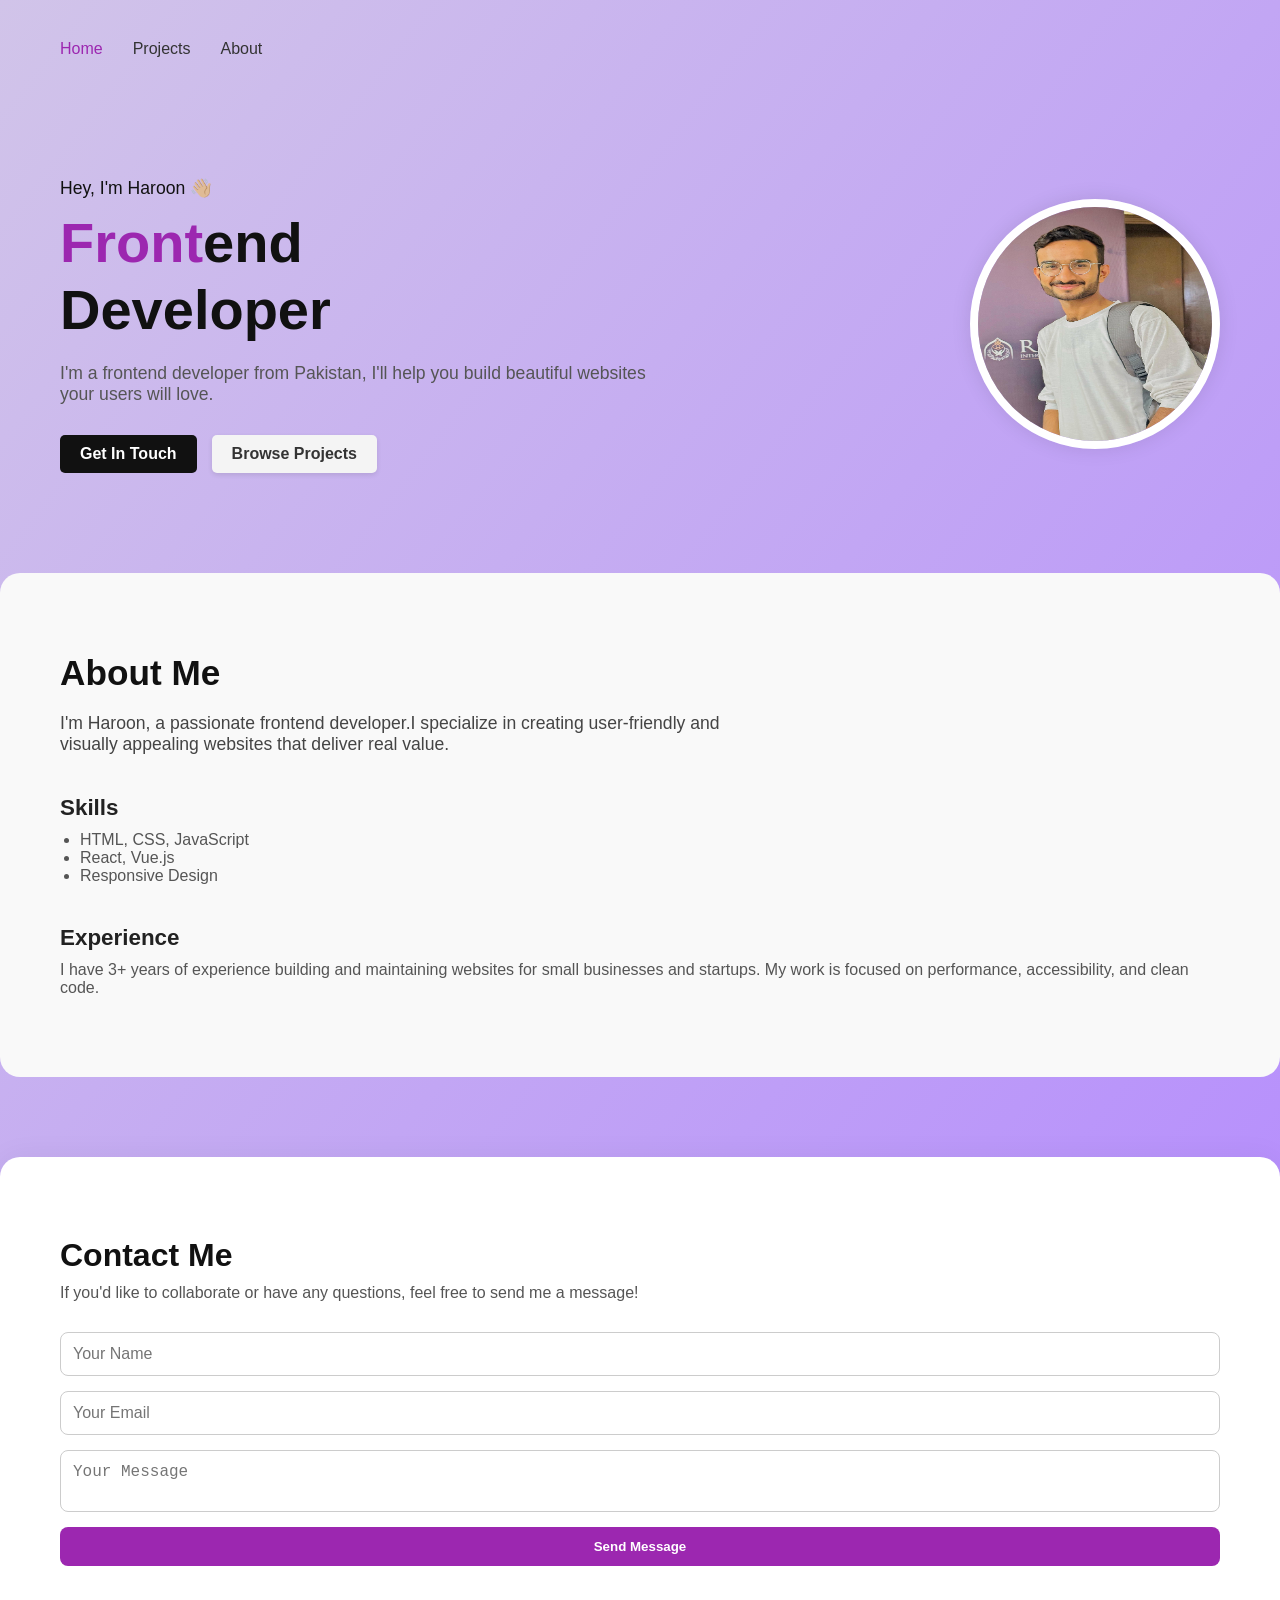
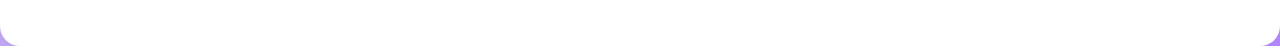
<file: index.html>
<!DOCTYPE html>
<html lang="en">

<head>
  <meta charset="UTF-8" />
  <meta name="viewport" content="width=device-width, initial-scale=1.0" />
  <title>Porfolio- Frontend Developer</title>
  <link rel="stylesheet" href="style.css" />
</head>

<body>
  <header>
    <div class="container">

      <nav>
        <ul>
          <li><a href="#" class="active">Home</a></li>
          <li><a href="./main.html">Projects</a></li>
          <li><a href="#about">About</a></li>

        </ul>
      </nav>
    </div>
  </header>

  <main>
    <div class="container main-content">
      <div class="text-content">
        <p class="intro">Hey, I'm Haroon 👋🏼</p>
        <h1><span class="highlight">Front</span>end <br />Developer</h1>
        <p class="description">
          I'm a frontend developer from Pakistan, I'll help you build beautiful websites your users will love.
        </p>
        <div class="buttons">
          <a href="#contact" class="btn primary">Get In Touch</a>

          <a href="#" class="btn secondary">Browse Projects</a>
        </div>
      </div>
      <div class="image-content">
        <img src="profile.jpg" alt=" Profile" />
      </div>
    </div>
  </main>
  <section id="about" class="about-section">
    <div class="container">
      <h2>About Me</h2>
      <p class="about-intro">
        I'm Haroon, a passionate frontend developer.I specialize in creating
        user-friendly and visually appealing websites that deliver real value.
      </p>
      <div class="about-details">
        <div>
          <h3>Skills</h3>
          <ul>
            <li>HTML, CSS, JavaScript</li>
            <li>React, Vue.js</li>
            <li>Responsive Design</li>
          </ul>
        </div>
        <div>
          <h3>Experience</h3>
          <p>
            I have 3+ years of experience building and maintaining websites for small businesses
            and startups. My work is focused on performance, accessibility, and clean code.
          </p>
        </div>
      </div>
    </div>
  </section>

  <section id="contact" class="contact-section">
    <div class="container">
      <h2>Contact Me</h2>
      <p>If you'd like to collaborate or have any questions, feel free to send me a message!</p>
      <form>
        <input type="text" placeholder="Your Name" required />
        <input type="email" placeholder="Your Email" required />
        <textarea placeholder="Your Message" required></textarea>
        <button type="submit">Send Message</button>
      </form>
    </div>
  </section>

</body>

</html>
</file>
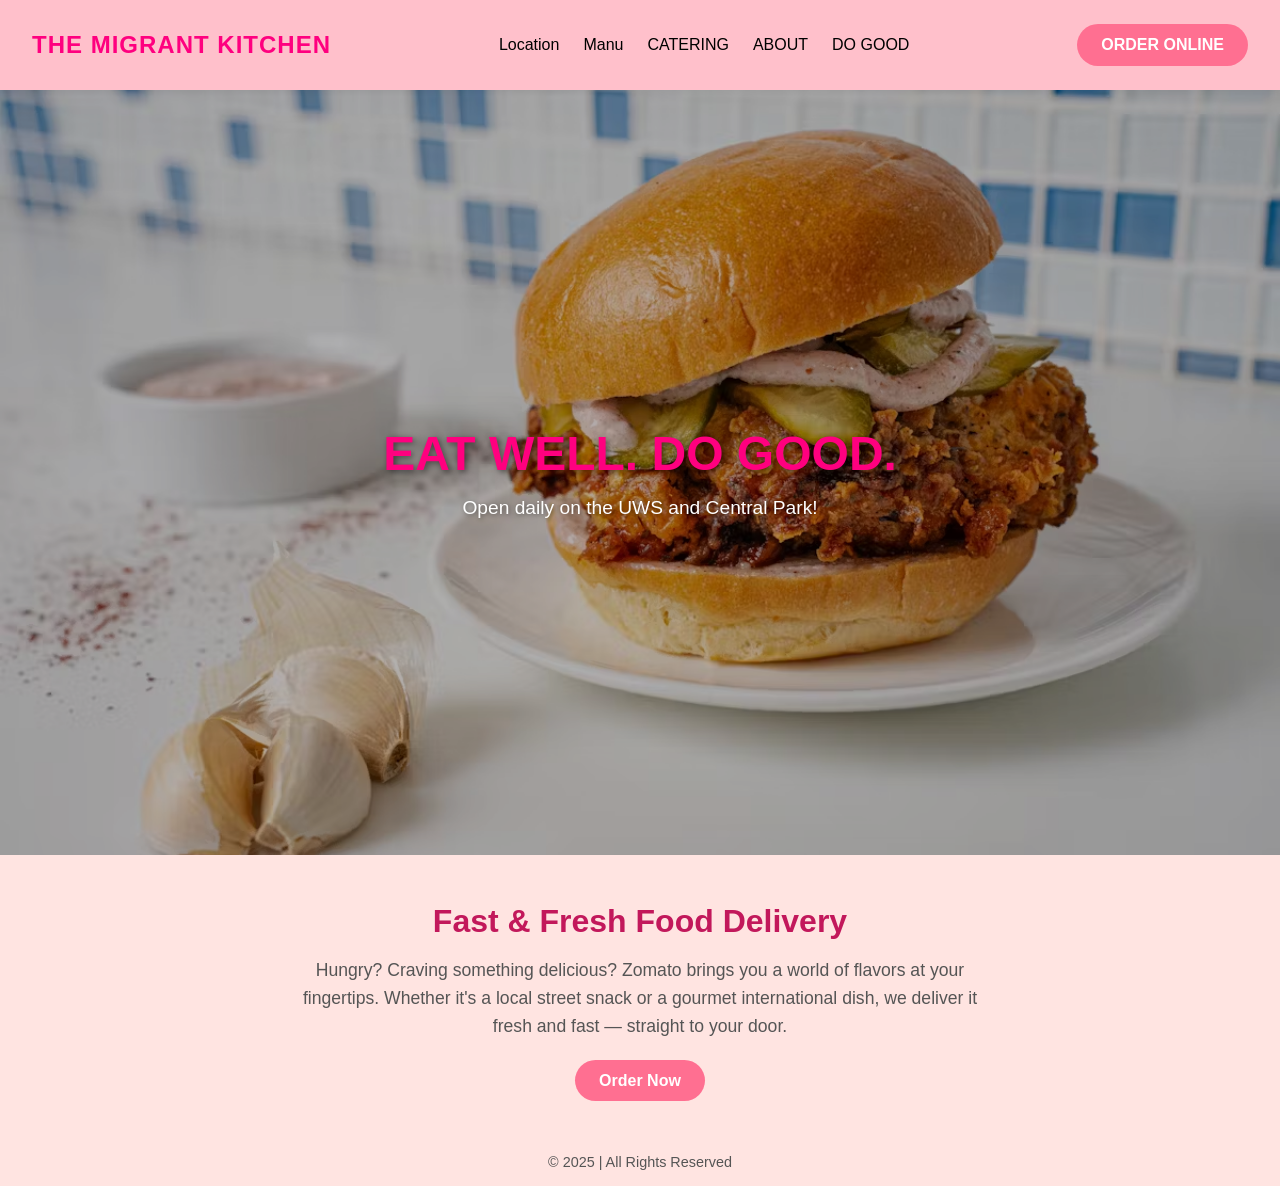
<file: project html/index.html>
<!DOCTYPE html>
<html lang="en">
<head>
  <meta charset="UTF-8" />
  <meta name="viewport" content="width=device-width, initial-scale=1.0"/>
  <link rel="shortcut icon" href="favicon.png.png" type="image/png">
  <title>Zomato Online Delivery</title>
  <link rel="stylesheet" href="style.css"/>
</head>
<body>

  <header>
    <div class="navbar">
      <div class="site-logo">
        <h1>THE MIGRANT KITCHEN</h1>
      </div>
         <nav>
        <ul class="nav-links">
          <li><a href="location.html">Location</a></li>
          <li><a href="manu.html">Manu</a></li>
          <li><a href="catering.html">CATERING</a></li>
          <li><a href="About.html">ABOUT</a></li>
          <li><a href="#">DO GOOD</a></li>
        </ul>
      </nav>
      <a href="online order.html" class="order-btn">ORDER ONLINE</a>
    </div>
    
  </header>

  <section class="hero">
    <div class="hero-content">
      <h1 class="hero-title">EAT WELL. DO GOOD.</h1>
      <p class="hero-subtitle">Open daily on the UWS and Central Park!</p>
    </div>
  </section>
    
    <section class="about">
        <h2>Fast & Fresh Food Delivery</h2>
        <p>
          Hungry? Craving something delicious? Zomato brings you a world of flavors at your fingertips. Whether it's a
          local street snack or a gourmet international dish, we deliver it fresh and fast — straight to your door.
        </p>
        <a href="#" class="order-btn">Order Now</a>
      </section>
    </main>
  
    <footer>
      <p>&copy; 2025  | All Rights Reserved</p>
    </footer>
  
    <script src="script.js"></script>

  <script src="script.js"></script>
</body>
</html>
</file>
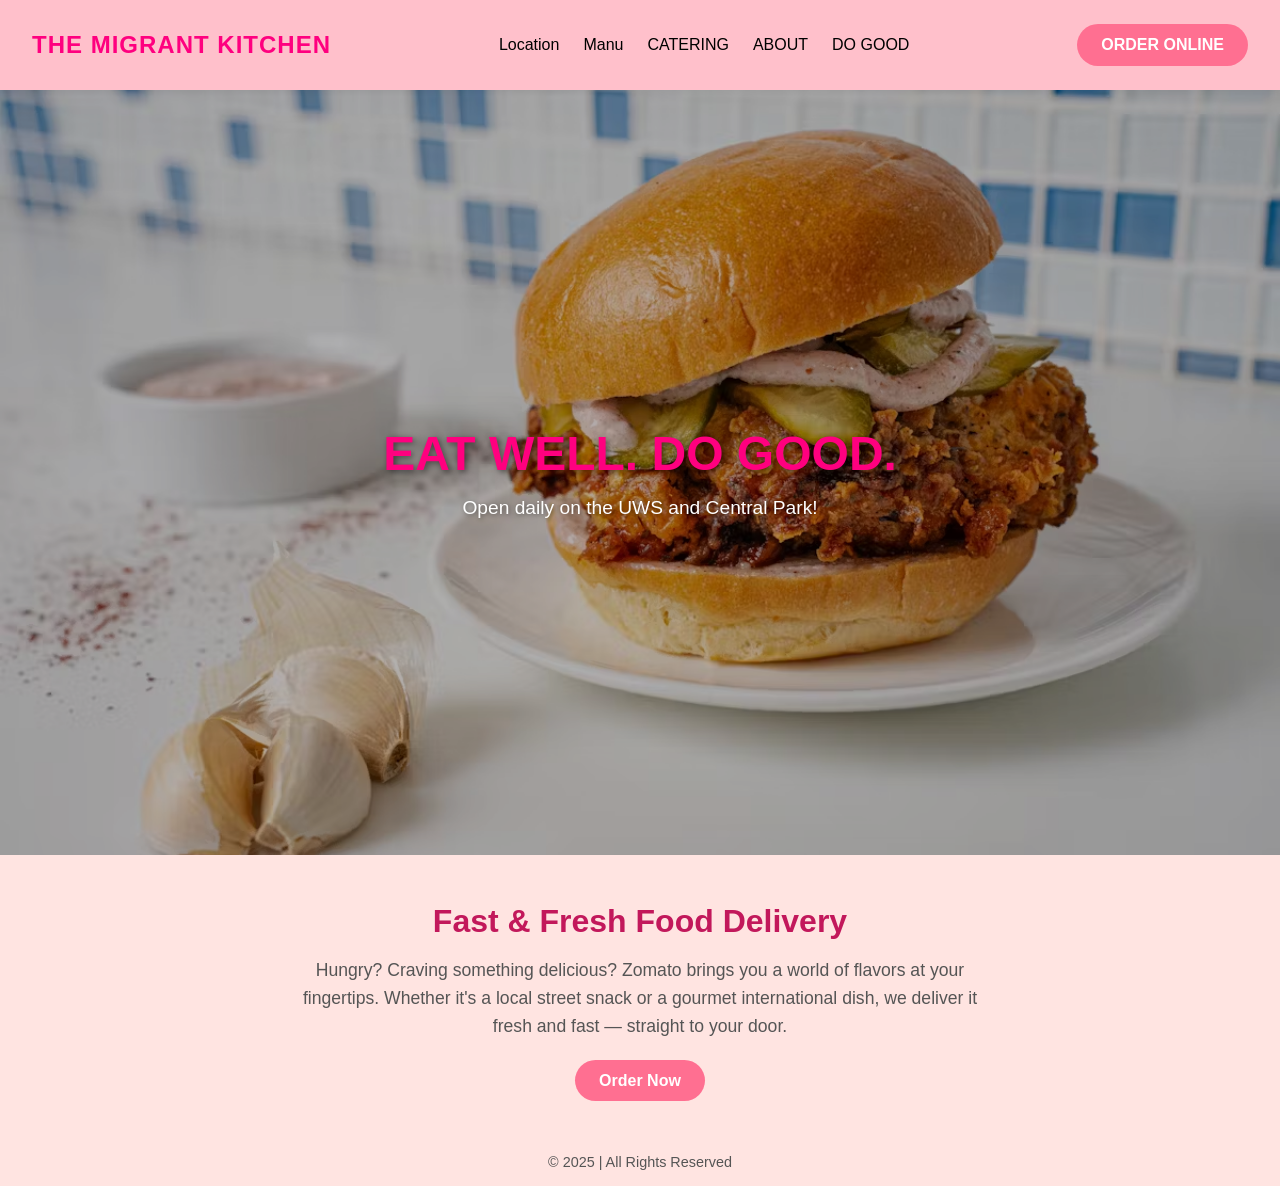
<file: main.html>
<!DOCTYPE html>
<html lang="en">
<head>
  <meta charset="UTF-8" />
  <meta name="viewport" content="width=device-width, initial-scale=1.0"/>
  <link rel="shortcut icon" href="favicon.png.png" type="image/png">
  <title>Zomato Online Delivery</title>
  <link rel="stylesheet" href="styleproject.css"/>
</head>
<body>

  <header>
    <div class="navbar">
      <div class="site-logo">
        <h1>THE MIGRANT KITCHEN</h1>
      </div>
         <nav>
        <ul class="nav-links">
          <li><a href="location.html">Location</a></li>
          <li><a href="manu.html">Manu</a></li>
          <li><a href="catering.html">CATERING</a></li>
          <li><a href="About.html">ABOUT</a></li>
          <li><a href="#">DO GOOD</a></li>
        </ul>
      </nav>
      <a href="online order.html" class="order-btn">ORDER ONLINE</a>
    </div>
    
  </header>

  <section class="hero">
    <div class="hero-content">
      <h1 class="hero-title">EAT WELL. DO GOOD.</h1>
      <p class="hero-subtitle">Open daily on the UWS and Central Park!</p>
    </div>
  </section>
    
    <section class="about">
        <h2>Fast & Fresh Food Delivery</h2>
        <p>
          Hungry? Craving something delicious? Zomato brings you a world of flavors at your fingertips. Whether it's a
          local street snack or a gourmet international dish, we deliver it fresh and fast — straight to your door.
        </p>
        <a href="#" class="order-btn">Order Now</a>
      </section>
    </main>
  
    <footer>
      <p>&copy; 2025  | All Rights Reserved</p>
    </footer>
  
    <script src="script.js"></script>

  <script src="script.js"></script>
</body>
</html>
</file>
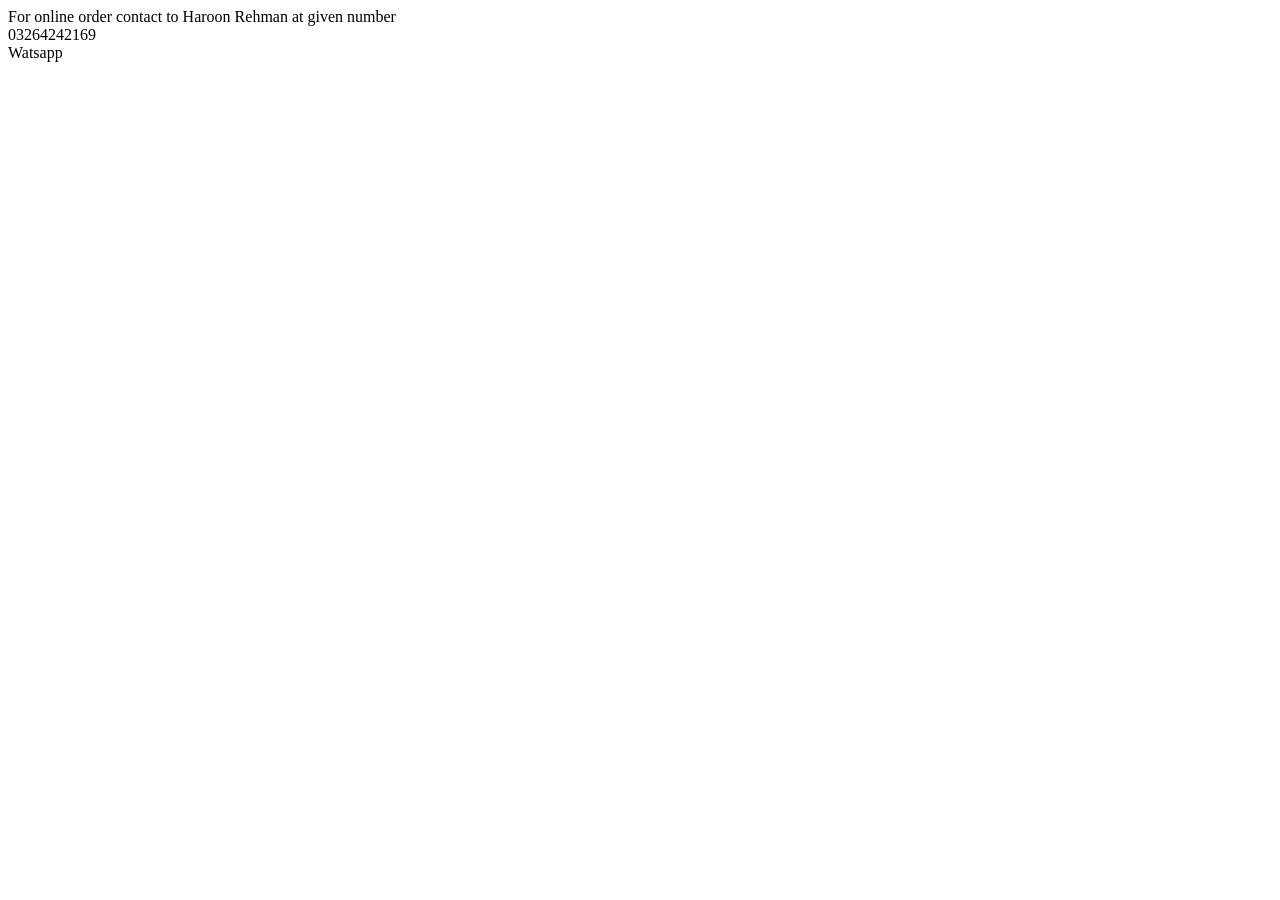
<file: online order.html>
<!DOCTYPE html>
<html lang="en">
<head>
    <meta charset="UTF-8">
    <meta name="viewport" content="width=device-width, initial-scale=1.0">
    <title>Document</title>
</head>
<body>
    For online order contact to Haroon Rehman at given number <br>
    03264242169 <br>
    Watsapp
</body>
</html>
</file>
<file: style.css>
* {
  margin: 0;
  padding: 0;
  box-sizing: border-box;
}

body {
  font-family: 'Segoe UI', Tahoma, Geneva, Verdana, sans-serif;
  background: linear-gradient(to bottom right, #d1c4e9, #b388ff);
  color: #111;
}

.container {
  max-width: 1200px;
  margin: 0 auto;
  padding: 20px;
}

/* Header */
header {
  padding: 20px 0;
}

.logo {
  font-weight: bold;
  font-size: 1.2rem;
}

header .container {
  display: flex;
  justify-content: space-between;
  align-items: center;
}

nav ul {
  list-style: none;
  display: flex;
  gap: 30px;
}

nav a {
  text-decoration: none;
  color: #333;
  font-weight: 500;
}

nav a.active {
  color: #9c27b0;
}

/* Main Content */
.main-content {
  display: flex;
  justify-content: space-between;
  align-items: center;
  margin-top: 60px;
  flex-wrap: wrap;
}

.text-content {
  max-width: 600px;
}

.intro {
  font-size: 1.1rem;
  margin-bottom: 10px;
}

h1 {
  font-size: 3.5rem;
  margin-bottom: 20px;
  font-weight: 800;
  line-height: 1.2;
}

.highlight {
  color: #9c27b0;
}

.description {
  font-size: 1.1rem;
  color: #555;
  margin-bottom: 30px;
}

.buttons {
  display: flex;
  gap: 15px;
}

.btn {
  padding: 10px 20px;
  text-decoration: none;
  font-weight: bold;
  border-radius: 5px;
  transition: 0.3s;
}

.primary {
  background-color: #111;
  color: white;
}

.primary:hover {
  background-color: #333;
}

.secondary {
  background-color: #f4f4f4;
  color: #333;
  box-shadow: 0 2px 5px rgba(0, 0, 0, 0.1);
}

.secondary:hover {
  background-color: #e0e0e0;
}

/* Image */
.image-content img {
  border-radius: 50%;
  width: 250px;
  height: 250px;
  object-fit: fill;
  border: 8px solid white;
  box-shadow: 0 0 20px rgba(0, 0, 0, 0.1);
}

.contact-section {
  background-color: #fff;
  padding: 60px 20px;
  margin-top: 80px;
  border-radius: 20px;
  box-shadow: 0 0 30px rgba(0, 0, 0, 0.05);
}

.contact-section h2 {
  font-size: 2rem;
  color: #111;
  margin-bottom: 10px;
}

.contact-section p {
  color: #555;
  margin-bottom: 30px;
}

.contact-section form {
  display: flex;
  flex-direction: column;
  gap: 15px;
}

.contact-section input,
.contact-section textarea {
  padding: 12px;
  font-size: 1rem;
  border: 1px solid #ccc;
  border-radius: 8px;
  resize: none;
}

.contact-section button {
  padding: 12px;
  background-color: #9c27b0;
  color: white;
  font-weight: bold;
  border: none;
  border-radius: 8px;
  cursor: pointer;
  transition: background-color 0.3s;
}

.contact-section button:hover {
  background-color: #7b1fa2;
}

.about-section {
  background-color: #f9f9f9;
  padding: 60px 20px;
  border-radius: 20px;
  margin-top: 80px;
}

.about-section h2 {
  font-size: 2.2rem;
  margin-bottom: 20px;
  color: #111;
}

.about-intro {
  font-size: 1.1rem;
  color: #444;
  margin-bottom: 40px;
  max-width: 700px;
}

.about-details {
  display: flex;
  flex-wrap: wrap;
  gap: 40px;
}

.about-details h3 {
  font-size: 1.4rem;
  margin-bottom: 10px;
  color: #222;
}

.about-details ul {
  list-style-type: disc;
  padding-left: 20px;
}

.about-details li,
.about-details p {
  font-size: 1rem;
  color: #555;
}
</file>
<file: project html/style.css>
/* Reset and Base */
* {
    margin: 0;
    padding: 0;
    box-sizing: border-box;
    font-family: 'Segoe UI', sans-serif;
  }
  
  body {
    background-color:white;
    color: #333;
  }
  
  /* Navbar */
  header {
    background-color:pink;
    padding: 1.5rem 2rem;
    box-shadow: 0 2px 6px rgba(0, 0, 0, 0.05);
    position: sticky;
    top: 0;
    z-index: 1000;
  }
  
  .navbar {
    display: flex;
    justify-content: space-between;
    align-items: center;
  }
  
  .site-logo h1 {
    font-size: 1.5rem;
    font-weight: bold;
    color: #ff007f;
    letter-spacing: 1px;
  }
  
  .site-logo .highlight {
    color: #ff007f;
  }
  
  .nav-links {
    list-style: none;
    display: flex;
    gap: 1.5rem;
  }
  
  .nav-links a {
    text-decoration: none;
    color: #000;
    font-weight: 500;
    transition: color 0.3s;
  }
  
  .nav-links a:hover {
    color: #ff007f;
  }
  
  .order-btn {
    background-color: #ff007f;
    color: white;
    padding: 0.6rem 1.4rem;
    border-radius: 25px;
    text-decoration: none;
    font-weight: bold;
    transition: background-color 0.3s ease;
  }
  
  .order-btn:hover {
    background-color: #e60073;
  }
  
  /* Hero Section */
  .hero {
    background-image: url('bg\ img.jpg'); /* Use your background image */
    background-size: cover;
    background-position: center;
    height: 85vh;
    display: flex;
    justify-content: center;
    align-items: center;
    text-align: center;
    position: relative;
    color: white;
  }
  
  .hero::before {
    content: "";
    position: absolute;
    inset: 0;
    background: rgba(0, 0, 0, 0.3); /* dark overlay */
  }
  
  .hero-content {
    position: relative;
    z-index: 10;
  }
  
  .hero-title {
    font-size: 3rem;
    color: #ff007f;
    font-weight: bold;
    text-shadow: 2px 2px 6px rgba(0, 0, 0, 0.5);
  }
  
  .hero-subtitle {
    margin-top: 1rem;
    font-size: 1.2rem;
    font-weight: 400;
    color: #fff;
    text-shadow: 1px 1px 4px rgba(0, 0, 0, 0.4);
  }
  /* About Section */
.about {
    background-color: #ffe4e1;
    padding: 3rem 2rem;
    text-align: center;
  }
  
  .about h2 {
    font-size: 2rem;
    color: #c2185b;
    margin-bottom: 1rem;
  }
  
  .about p {
    max-width: 700px;
    margin: 0 auto 2rem;
    font-size: 1.1rem;
    line-height: 1.6;
    color: #555;
  }
  
  .order-btn {
    background-color: #ff6f91;
    color: #fff;
    padding: 0.75rem 1.5rem;
    text-decoration: none;
    border-radius: 25px;
    font-weight: bold;
    transition: background-color 0.3s ease;
  }
  
  .order-btn:hover {
    background-color: #e05578;
  }
  
  /* Footer */
  footer {
    background-color: #ffe4e1;
    text-align: center;
    padding: 1rem;
    font-size: 0.9rem;
    color: #555;
  }
  
  /* Animation */
  @keyframes float {
    0%, 100% {
      transform: translateY(0);
    }
    50% {
      transform: translateY(-10px);
    }
  }
</file>
<file: styleproject.css>
/* Reset and Base */
* {
    margin: 0;
    padding: 0;
    box-sizing: border-box;
    font-family: 'Segoe UI', sans-serif;
  }
  
  body {
    background-color:white;
    color: #333;
  }
  
  /* Navbar */
  header {
    background-color:pink;
    padding: 1.5rem 2rem;
    box-shadow: 0 2px 6px rgba(0, 0, 0, 0.05);
    position: sticky;
    top: 0;
    z-index: 1000;
  }
  
  .navbar {
    display: flex;
    justify-content: space-between;
    align-items: center;
  }
  
  .site-logo h1 {
    font-size: 1.5rem;
    font-weight: bold;
    color: #ff007f;
    letter-spacing: 1px;
  }
  
  .site-logo .highlight {
    color: #ff007f;
  }
  
  .nav-links {
    list-style: none;
    display: flex;
    gap: 1.5rem;
  }
  
  .nav-links a {
    text-decoration: none;
    color: #000;
    font-weight: 500;
    transition: color 0.3s;
  }
  
  .nav-links a:hover {
    color: #ff007f;
  }
  
  .order-btn {
    background-color: #ff007f;
    color: white;
    padding: 0.6rem 1.4rem;
    border-radius: 25px;
    text-decoration: none;
    font-weight: bold;
    transition: background-color 0.3s ease;
  }
  
  .order-btn:hover {
    background-color: #e60073;
  }
  
  /* Hero Section */
  .hero {
    background-image: url('bg\ img.jpg'); /* Use your background image */
    background-size: cover;
    background-position: center;
    height: 85vh;
    display: flex;
    justify-content: center;
    align-items: center;
    text-align: center;
    position: relative;
    color: white;
  }
  
  .hero::before {
    content: "";
    position: absolute;
    inset: 0;
    background: rgba(0, 0, 0, 0.3); /* dark overlay */
  }
  
  .hero-content {
    position: relative;
    z-index: 10;
  }
  
  .hero-title {
    font-size: 3rem;
    color: #ff007f;
    font-weight: bold;
    text-shadow: 2px 2px 6px rgba(0, 0, 0, 0.5);
  }
  
  .hero-subtitle {
    margin-top: 1rem;
    font-size: 1.2rem;
    font-weight: 400;
    color: #fff;
    text-shadow: 1px 1px 4px rgba(0, 0, 0, 0.4);
  }
  /* About Section */
.about {
    background-color: #ffe4e1;
    padding: 3rem 2rem;
    text-align: center;
  }
  
  .about h2 {
    font-size: 2rem;
    color: #c2185b;
    margin-bottom: 1rem;
  }
  
  .about p {
    max-width: 700px;
    margin: 0 auto 2rem;
    font-size: 1.1rem;
    line-height: 1.6;
    color: #555;
  }
  
  .order-btn {
    background-color: #ff6f91;
    color: #fff;
    padding: 0.75rem 1.5rem;
    text-decoration: none;
    border-radius: 25px;
    font-weight: bold;
    transition: background-color 0.3s ease;
  }
  
  .order-btn:hover {
    background-color: #e05578;
  }
  
  /* Footer */
  footer {
    background-color: #ffe4e1;
    text-align: center;
    padding: 1rem;
    font-size: 0.9rem;
    color: #555;
  }
  
  /* Animation */
  @keyframes float {
    0%, 100% {
      transform: translateY(0);
    }
    50% {
      transform: translateY(-10px);
    }
  }
</file>
